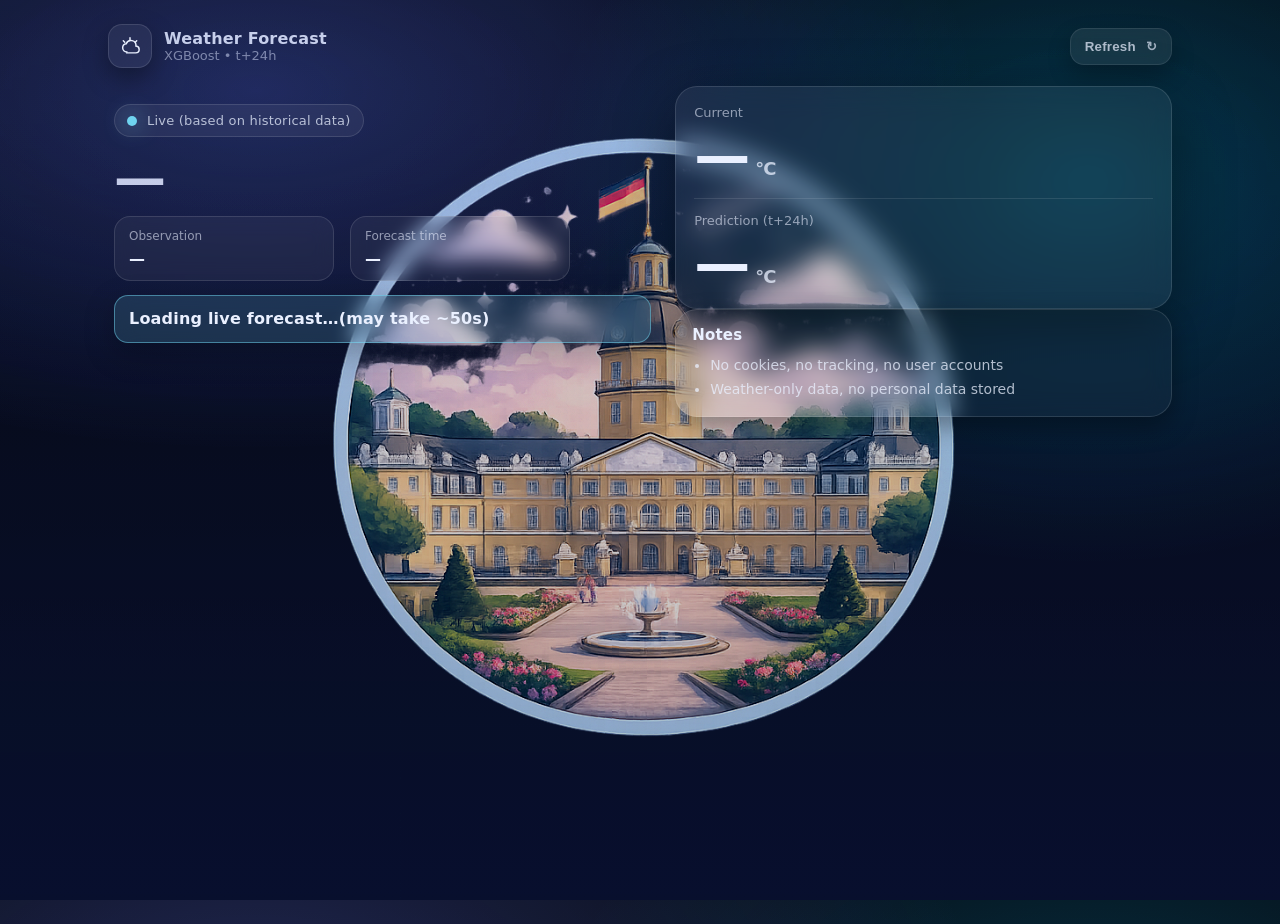
<file: index.html>
<!doctype html>
<html lang="de">
<head>
  <meta charset="utf-8" />
  <meta name="viewport" content="width=device-width, initial-scale=1" />
  <!-- <title>Weather Forecasting • ML (XGBoost)</title> -->
  <link rel="stylesheet" href="styles.css" />
  <link rel="icon" href="data:,">
</head>

<body>
  <div class="bg" aria-hidden="true"></div>
  <header class="topbar">
    <div class="brand">
      <div class="logo" aria-hidden="true">
        <!-- simple inline icon -->
        <svg viewBox="0 0 24 24" width="22" height="22" fill="none" xmlns="http://www.w3.org/2000/svg">
          <path d="M8.5 18.5C6 18.5 4 16.5 4 14c0-2.3 1.7-4.2 3.9-4.5A5.5 5.5 0 0 1 18.5 12c1.9.2 3.5 1.8 3.5 3.8 0 2.1-1.7 3.7-3.8 3.7H8.5Z" stroke="currentColor" stroke-width="1.6" stroke-linecap="round"/>
          <path d="M12 3v2.2M4.7 6.2l1.6 1.6M19.3 6.2l-1.6 1.6" stroke="currentColor" stroke-width="1.6" stroke-linecap="round"/>
        </svg>
      </div>
      <div class="brandText">
        <div class="brandTitle">Weather Forecast</div>
        <div class="brandSub">XGBoost • t+24h</div>
      </div>
    </div>
    <div class="actions">
      <button id="btnRefresh" class="btn" type="button">
        Refresh
        <span class="btnIcon" aria-hidden="true">↻</span>
      </button>
    </div>
  </header>
  <main class="container">
    <section class="hero">
      <div class="heroLeft">
        <div class="pill">
          <span class="dot"></span>
          Live (based on historical data) 
        </div>
        <h1 class="headline">
          <span id="location">—</span>
        </h1>
        <div class="meta">
          <div class="metaItem">
            <div class="metaLabel">Observation</div>
            <div id="obsTime" class="metaValue">—</div>
          </div>
          <div class="metaItem">
            <div class="metaLabel">Forecast time</div>
            <div id="fcTime" class="metaValue">—</div>
          </div>
        </div>
        <div id="status" class="status" hidden></div>
      </div>
      <div class="heroRight">
        <div class="glass big">
          <div class="bigTop">
            <div class="bigLabel">Current</div>
            <div class="bigValue">
              <span id="nowTemp">—</span><span class="unit">°C</span>
            </div>
          </div>
          <div class="bigDivider"></div>
          <div class="bigBottom">
            <div class="bigLabel">Prediction (t+24h)</div>
            <div class="bigValue">
              <span id="predTemp">—</span><span class="unit">°C</span>
            </div>
          </div>
        </div>
        <article class="card">
          <h2 class="cardTitle">Notes</h2>
          <ul class="list">
            <li>No cookies, no tracking, no user accounts</li>
            <li>Weather-only data, no personal data stored</li>
          </ul>
        </article>
      </div>
    </section>
  </main>
  <script src="app.js"></script>
</body>
</html>
</file>
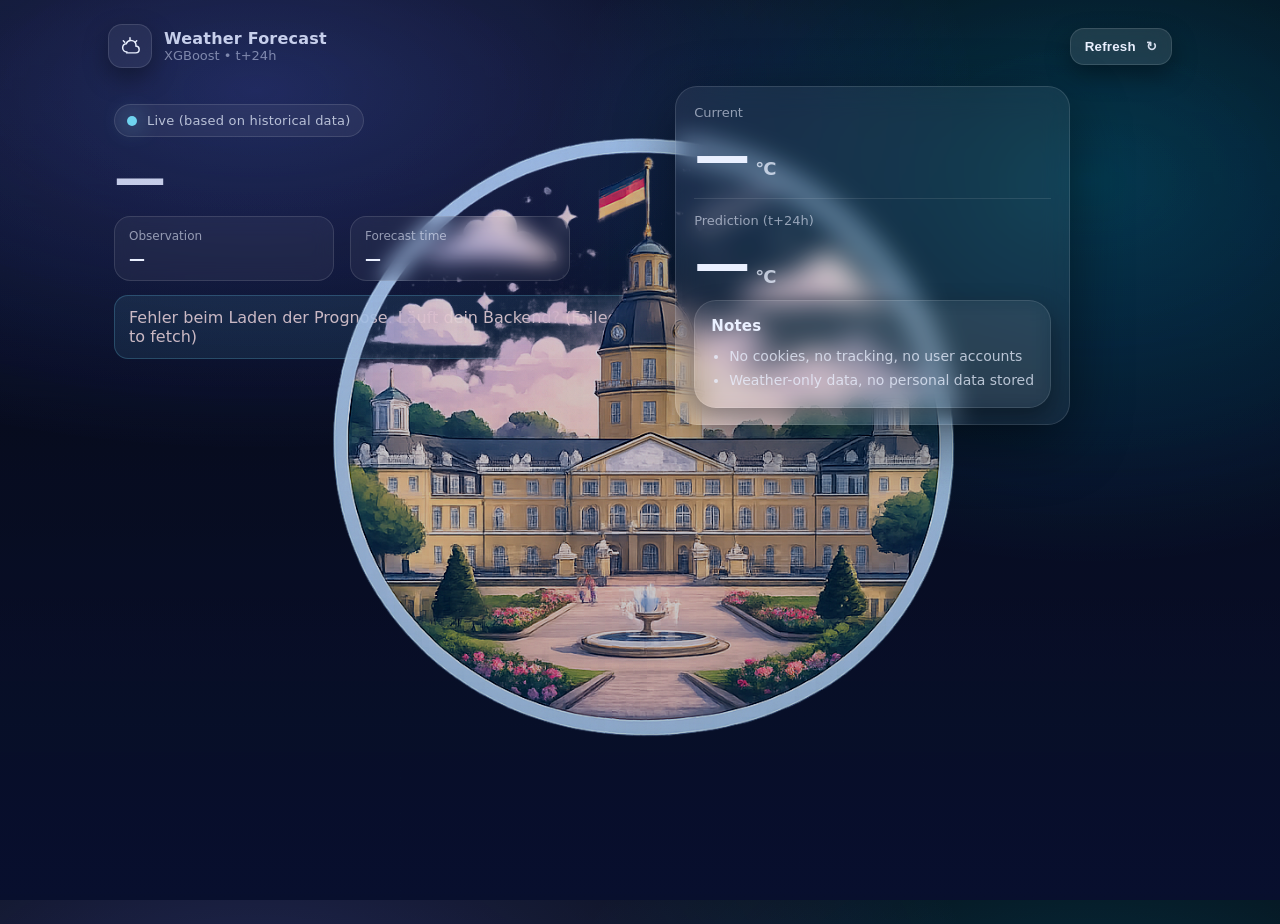
<file: web/index.html>
<!doctype html>
<html lang="de">
<head>
  <meta charset="utf-8" />
  <meta name="viewport" content="width=device-width, initial-scale=1" />
  <!-- <title>Weather Forecasting • ML (XGBoost)</title> -->
  <link rel="stylesheet" href="styles.css" />
  <link rel="icon" href="data:,">
</head>

<body>
  <div class="bg" aria-hidden="true"></div>

  <header class="topbar">
    <div class="brand">
      <div class="logo" aria-hidden="true">
        <!-- simple inline icon -->
        <svg viewBox="0 0 24 24" width="22" height="22" fill="none" xmlns="http://www.w3.org/2000/svg">
          <path d="M8.5 18.5C6 18.5 4 16.5 4 14c0-2.3 1.7-4.2 3.9-4.5A5.5 5.5 0 0 1 18.5 12c1.9.2 3.5 1.8 3.5 3.8 0 2.1-1.7 3.7-3.8 3.7H8.5Z" stroke="currentColor" stroke-width="1.6" stroke-linecap="round"/>
          <path d="M12 3v2.2M4.7 6.2l1.6 1.6M19.3 6.2l-1.6 1.6" stroke="currentColor" stroke-width="1.6" stroke-linecap="round"/>
        </svg>
      </div>
      <div class="brandText">
        <div class="brandTitle">Weather Forecast</div>
        <div class="brandSub">XGBoost • t+24h</div>
      </div>
    </div>

    <div class="actions">
      <button id="btnRefresh" class="btn" type="button">
        Refresh
        <span class="btnIcon" aria-hidden="true">↻</span>
      </button>
    </div>
  </header>

  <main class="container">
    <section class="hero">
      <div class="heroLeft">
        <div class="pill">
          <span class="dot"></span>
          Live (based on historical data) 
        </div>

        <h1 class="headline">
          <span id="location">—</span>
        </h1>

        <div class="meta">
          <div class="metaItem">
            <div class="metaLabel">Observation</div>
            <div id="obsTime" class="metaValue">—</div>
          </div>
          <div class="metaItem">
            <div class="metaLabel">Forecast time</div>
            <div id="fcTime" class="metaValue">—</div>
          </div>
        </div>

        <div id="status" class="status" hidden></div>
      </div>

      <div class="heroRight">
        <div class="glass big">
          <div class="bigTop">
            <div class="bigLabel">Current</div>
            <div class="bigValue">
              <span id="nowTemp">—</span><span class="unit">°C</span>
            </div>
          </div>

          <div class="bigDivider"></div>

          <div class="bigBottom">
            <div class="bigLabel">Prediction (t+24h)</div>
            <div class="bigValue">
              <span id="predTemp">—</span><span class="unit">°C</span>
            </div>

      <article class="card">
        <h2 class="cardTitle">Notes</h2>
        <ul class="list">
          <li>No cookies, no tracking, no user accounts</li>
          <li>Weather-only data, no personal data stored</li>
          <!-- <li>Ready for deployment (Frontend + Backend)</li> -->
        </ul>
      </article>
    </section>
  </main>

  <script src="app.js"></script>
</body>
</html>
</file>
<file: styles.css>
/* Weather Forecasting • ML (XGBoost) */
:root{
  --bg0:#070a12;
  --bg1:#0b1430;
  --text:#eaf0ff;
  --muted:rgba(234,240,255,.75);
  --muted2:rgba(234,240,255,.58);
  --stroke:rgba(255,255,255,.12);

  --glass:rgba(255,255,255,.06);
  --glass2:rgba(255,255,255,.08);

  --shadow: 0 18px 60px rgba(0,0,0,.45);
  --shadow2: 0 10px 25px rgba(0,0,0,.35);

  --radius: 22px;
  --radius2: 16px;
}

/* reset and base styles */
*{box-sizing:border-box}
html,body{height:100%}
body{
  margin:0;
  font-family: ui-sans-serif, system-ui, -apple-system, Segoe UI, Roboto, Helvetica, Arial, "Apple Color Emoji","Segoe UI Emoji";
  color:var(--text);
  background: radial-gradient(1200px 600px at 20% 10%, rgba(100,120,255,.25), transparent 60%),
              radial-gradient(1000px 700px at 85% 20%, rgba(0,200,255,.20), transparent 55%),
              linear-gradient(180deg, var(--bg0), var(--bg1));
  overflow-x:hidden;
}

/* background image with overlay effects, using a pseudo element for the overlay to keep the markup clean and allow for easy adjustments of the overlay opacity and colors */
.bg{
  position: fixed;
  inset: 0;
  pointer-events: none;
  transform: translateZ(0);

  background-image: url("karlsruhe-schloss.png");
  background-size: cover;
  background-position: center;
  background-repeat: no-repeat;

  opacity: 0.95;
  filter: saturate(1.15) contrast(1.10);
}

/* the ::after pseudo element creates a layered effect on top of the background image, allowing for the addition of gradients and color overlays that enhance the visual depth and mood of the page without affecting the underlying image. The use of multiple gradients creates a dynamic and visually appealing background that can be easily customized by adjusting the colors, sizes, and positions of the gradients. */
.bg::after{
  content:"";
  position:absolute;
  inset:0;
  background:
    radial-gradient(1200px 600px at 20% 10%, rgba(100,120,255,.25), transparent 60%),
    radial-gradient(1000px 700px at 85% 20%, rgba(0,200,255,.18), transparent 55%),
    linear-gradient(180deg, rgba(7,10,18,.25), rgba(11,20,48,.55));
  opacity: var(--bgMoodOpacity, .45);
  pointer-events:none;
}

/* layout and component styles */
.topbar{
  max-width: 1100px;
  margin: 24px auto 0;
  padding: 0 18px;
  display:flex;
  align-items:center;
  justify-content:space-between;
  gap: 16px;
}

/* the .brand class styles the branding section of the top bar, using flexbox to align the logo and text elements horizontally with a gap between them. The min-width ensures that the brand section maintains a consistent size, while the display and align-items properties center the content vertically. The gap property creates space between the logo and the text, enhancing readability and visual appeal. */
.brand{
  display:flex;
  align-items:center;
  gap: 12px;
  min-width: 240px;
}

/* the .logo class styles the logo element, giving it a fixed size, rounded corners, and a glass-like appearance using background color, border, box-shadow, and backdrop-filter properties. The display and place-items properties center any content within the logo, while the color property sets the text color for any icons or text inside the logo. This combination of styles creates a visually appealing and modern logo design that stands out against the background. */
.logo{
  width: 44px;
  height: 44px;
  border-radius: 14px;
  display:grid;
  place-items:center;
  background: var(--glass);
  border: 1px solid var(--stroke);
  box-shadow: var(--shadow2);
  backdrop-filter: blur(12px);
  -webkit-backdrop-filter: blur(12px);
  color: var(--text);
}

/* the .brandTitle class styles the main title of the brand, using a heavier font weight and slight letter spacing to create a strong visual hierarchy and enhance readability. The increased font weight makes the title stand out more prominently, while the letter spacing adds a subtle touch of elegance and improves the overall aesthetics of the text. */
.brandTitle{
  font-weight: 750;
  letter-spacing: .2px;
}
.brandSub{
  font-size: 13px;
  color: var(--muted2);
}

/* the .actions class styles the container for action buttons in the top bar, using flexbox to align the buttons horizontally with a gap between them. The display and align-items properties ensure that the buttons are centered vertically within the top bar, while the gap property creates space between individual buttons, improving usability and visual appeal. This layout allows for easy access to important actions while maintaining a clean and organized design. */
.actions{display:flex; align-items:center; gap:10px}

/* the .btn class styles the buttons used throughout the interface, giving them a modern and visually appealing design with a glass-like appearance. The combination of background color, border, box-shadow, and backdrop-filter properties creates a sense of depth and interactivity. The padding, border-radius, and font styling enhance the overall aesthetics and usability of the buttons, while the transition property allows for smooth visual feedback on hover and active states. This design approach ensures that the buttons are both functional and visually engaging for users. */
.btn{
  appearance:none;
  border:1px solid var(--stroke);
  background: rgba(255,255,255,.10);
  color: var(--text);
  padding: 10px 14px;
  border-radius: 14px;
  cursor:pointer;
  font-weight: 650;
  letter-spacing:.2px;
  display:inline-flex;
  align-items:center;
  gap:10px;
  backdrop-filter: blur(10px);
  -webkit-backdrop-filter: blur(10px);
  box-shadow: var(--shadow2);
  transition: transform .15s ease, background .15s ease, border-color .15s ease;
}
.btn:hover{
  transform: translateY(-1px);
  background: rgba(255,255,255,.14);
  border-color: rgba(255,255,255,.20);
}
.btn:active{transform: translateY(0px) scale(.99)}
.btnIcon{opacity:.9}

/* the .container class styles the main content area of the page, setting a maximum width to ensure that the content does not stretch too wide on larger screens, which can improve readability. The margin property centers the container horizontally and adds vertical spacing above and below it, while the padding property provides horizontal spacing within the container to prevent content from touching the edges. This layout creates a clean and organized structure for the main content, enhancing the overall user experience. */
.container{
  max-width: 1100px;
  margin: 18px auto 60px;
  padding: 0 18px;
}

/* the .hero class styles the main hero section of the page, using CSS Grid to create a two-column layout with a gap between the columns. The grid-template-columns property defines the relative widths of the columns, while the align-items property ensures that the content within each column is stretched to fill the available vertical space. The margin-top property adds spacing above the hero section, separating it from any preceding content. This layout allows for a visually appealing and organized presentation of key information in the hero section. */
.hero{
  display:grid;
  grid-template-columns: 1.05fr .95fr;
  gap: 18px;
  align-items: stretch;
  margin-top: 18px;
}

/* the .heroLeft class styles the left column of the hero section, adding padding to create space around the content. The padding property provides vertical and horizontal spacing, ensuring that the content does not touch the edges of the column and enhancing readability. This layout allows for a clean and organized presentation of information in the left column of the hero section. */
.heroLeft{
  padding: 18px 6px;
}

/* the .pill class styles small, rounded elements that can be used for tags, labels, or status indicators. The display and align-items properties create an inline-flex container that centers the content vertically, while the gap property adds space between any icons or text within the pill. The padding and border-radius properties give the pill its distinctive rounded shape, while the background and border properties create a glass-like appearance. The font styling enhances readability, and the backdrop-filter properties add depth to the design by creating a blurred background effect. This combination of styles results in visually appealing and functional pill elements that can be used throughout the interface. */
.pill{
  display:inline-flex;
  align-items:center;
  gap:10px;
  padding: 8px 12px;
  border-radius: 999px;
  border: 1px solid var(--stroke);
  background: rgba(255,255,255,.06);
  color: var(--muted);
  font-size: 13px;
  letter-spacing:.2px;
  backdrop-filter: blur(10px);
  -webkit-backdrop-filter: blur(10px);
}

/* the .dot class styles small circular elements that can be used as indicators or decorative accents. The width and height properties set the size of the dot, while the border-radius property creates a perfect circle. The background and box-shadow properties give the dot a glowing effect, making it visually distinct and attention-grabbing. This simple yet effective design allows the dot to serve as a versatile element for various purposes within the interface, such as indicating status, highlighting important information, or adding visual interest to the layout. */
.dot{
  width: 10px;
  height: 10px;
  border-radius: 99px;
  background: rgba(120,230,255,.9);
  box-shadow: 0 0 22px rgba(120,230,255,.8);
}

/* the .headline class styles the main heading of the hero section, using a combination of margin, font size, line height, and letter spacing to create a visually striking and readable headline. The margin property adds spacing above and below the headline, while the font-size property uses the clamp function to ensure that the text scales appropriately across different screen sizes. The line-height property improves readability by controlling the spacing between lines of text, and the letter-spacing property adds a subtle touch of style by slightly reducing the space between characters. This combination of styles results in a headline that is both attention-grabbing and easy to read, making it an effective focal point for the hero section. */
.headline{
  margin: 14px 0 10px;
  font-size: clamp(32px, 4.2vw, 52px);
  line-height: 1.06;
  letter-spacing: -0.6px;
}

/* the .meta class styles a container for metadata or additional information, using flexbox to create a flexible layout that can adapt to different screen sizes. The display and gap properties create a horizontal layout with space between individual meta items, while the flex-wrap property allows the items to wrap onto multiple lines if necessary. The margin-top property adds spacing above the meta section, separating it from preceding content. This layout ensures that the meta information is presented in an organized and visually appealing manner, enhancing the overall user experience. */
.meta{
  display:flex;
  gap: 16px;
  flex-wrap: wrap;
  margin-top: 10px;
}

/* the .metaItem class styles individual items within the meta section, giving them a consistent appearance with a glass-like design. The min-width property ensures that each meta item maintains a minimum size, while the border, background, and border-radius properties create a visually appealing container for the content. The padding property adds space within the meta item, preventing the content from touching the edges, while the backdrop-filter properties enhance the design by creating a blurred background effect. This combination of styles results in cohesive and attractive meta items that can effectively display additional information in the interface. */
.metaItem{
  min-width: 220px;
  border:1px solid var(--stroke);
  background: rgba(255,255,255,.05);
  border-radius: var(--radius2);
  padding: 12px 14px;
  backdrop-filter: blur(10px);
  -webkit-backdrop-filter: blur(10px);
}
.metaLabel{
  font-size: 12px;
  color: var(--muted2);
  margin-bottom: 6px;
}
.metaValue{
  font-weight: 650;
}

/* the .status class styles a status indicator or message, using a combination of margin, padding, border, background, and color properties to create a visually distinct and attention-grabbing element. The margin-top property adds spacing above the status element, while the padding property provides space within the element to enhance readability. The border and background properties create a glass-like appearance with a subtle red tint, which can be used to indicate warnings, errors, or important information. The color property sets the text color to a light red shade, ensuring that the content stands out against the background. This design approach results in a status element that effectively communicates important information while maintaining visual appeal within the interface. */
.status{
  margin-top: 14px;
  padding: 12px 14px;
  border-radius: 14px;
  border: 1px solid rgba(255,255,255,.18);
  background: rgba(10,14,22,.55);
  backdrop-filter: blur(10px);
  font-weight: 600;
  letter-spacing: .2px;
  line-height: 1.35;
  box-shadow: 0 10px 30px rgba(0,0,0,.25);
  animation: statusPop .18s ease-out;
}

.status--info{
  border-color: rgba(120,230,255,.45);
  background: rgba(120,230,255,.14);
}

.status--warn{
  border-color: rgba(255,200,120,.55);
  background: rgba(255,200,120,.18);
}

.status--error{
  border-color: rgba(255,120,120,.55);
  background: rgba(255,120,120,.18);
}

@keyframes statusPop{
  from { transform: translateY(-4px); opacity: 0; }
  to   { transform: translateY(0);   opacity: 1; }
}

/* the .glass class styles a container with a glass-like appearance, using a combination of border, background, box-shadow, and backdrop-filter properties to create a visually appealing and modern design. The border-radius property gives the container rounded corners, while the border and background properties create a translucent effect that allows the underlying content to show through. The box-shadow property adds depth to the design by creating a subtle shadow around the container, and the backdrop-filter properties enhance the glass-like effect by blurring the background behind the container. This combination of styles results in a versatile and attractive container that can be used for various purposes within the interface, such as displaying key information or grouping related content together. */
.glass.big{
  min-width: 320px;
}

/* the .glass.big class extends the base .glass styles by adding a minimum width, ensuring that the container maintains a consistent size even when the content inside is minimal. This is particularly useful for larger sections of the interface, such as the hero section, where a more substantial container can enhance the visual impact and provide ample space for key information. By setting a minimum width, the .glass.big class helps to create a balanced and visually appealing layout that can effectively showcase important content while maintaining the overall design aesthetic of the interface. */
.glass{
  border-radius: var(--radius);
  border: 1px solid var(--stroke);
  background: var(--glass);
  box-shadow: var(--shadow);
  backdrop-filter: blur(14px);
  -webkit-backdrop-filter: blur(14px);
}

/* the .glass.big class extends the base .glass styles by adding a minimum width, ensuring that the container maintains a consistent size even when the content inside is minimal. This is particularly useful for larger sections of the interface, such as the hero section, where a more substantial container can enhance the visual impact and provide ample space for key information. By setting a minimum width, the .glass.big class helps to create a balanced and visually appealing layout that can effectively showcase important content while maintaining the overall design aesthetic of the interface. */
.glass.big{
  padding: 18px 18px 16px;
}

/* the .heroRight class styles the right column of the hero section, using flexbox to align the content to the top of the column. The align-items property is set to flex-start, which ensures that the content is aligned to the top edge of the column, creating a visually balanced layout when paired with the left column. This approach allows for a clean and organized presentation of information in the right column of the hero section, complementing the content in the left column and enhancing the overall user experience. */
.heroRight{
  align-items: flex-start;
}

/* the .bigTop and .bigBottom classes style sections within the larger glass container, using flexbox to create a vertical layout with space between the elements. The display and flex-direction properties set up a column layout, while the gap property adds space between individual elements within each section. This design approach allows for a clear separation of content within the larger container, making it easier for users to digest information and navigate through the interface. By organizing content into distinct sections with appropriate spacing, the .bigTop and .bigBottom classes contribute to a more visually appealing and user-friendly design. */
.bigTop, .bigBottom{display:flex; flex-direction:column; gap: 8px}
.bigLabel{
  font-size: 13px;
  color: var(--muted2);
}
.bigValue{
  font-size: 56px;
  line-height: 1;
  font-weight: 800;
  letter-spacing: -1px;
  display:flex;
  align-items:baseline;
  gap: 6px;
}
.unit{font-size: 18px; color: var(--muted)}
.unitSmall{font-size: 12px; color: var(--muted)}
.bigDivider{
  height: 1px;
  background: rgba(255,255,255,.10);
  margin: 14px 0;
}

/* the .deltaRow class styles a row of elements that display changes or differences, using flexbox to create a horizontal layout with space between the elements. The display and align-items properties ensure that the content is centered vertically, while the justify-content property creates space between the elements, allowing for a clear distinction between different pieces of information. The gap property adds additional spacing between individual elements, enhancing readability and visual appeal. The flex-wrap property allows the elements to wrap onto multiple lines if necessary, ensuring that the layout remains responsive and visually balanced across different screen sizes. This design approach makes it easy for users to quickly understand changes or differences presented in this section of the interface. */
.deltaRow{
  display:flex;
  align-items:center;
  justify-content:space-between;
  gap: 10px;
  flex-wrap: wrap;
  margin-top: 6px;
}
.deltaPill{
  border: 1px solid rgba(255,255,255,.16);
  background: rgba(255,255,255,.07);
  border-radius: 999px;
  padding: 8px 12px;
  font-weight: 700;
}
.hint{font-size: 12px; color: var(--muted2)}

/* the .footerCard class styles a card element that can be used in the footer section of the interface, using a combination of border, background, padding, and backdrop-filter properties to create a visually appealing and cohesive design. The border-radius property gives the card rounded corners, while the border and background properties create a glass-like appearance that allows the underlying content to show through. The padding property adds space within the card, enhancing readability and preventing content from touching the edges. The backdrop-filter properties further enhance the design by creating a blurred background effect, contributing to a modern and stylish look that complements the overall aesthetic of the interface. This design approach results in an attractive and functional card element that can effectively display information in the footer section. */
.footerCard{
  border-radius: var(--radius2);
  border: 1px solid var(--stroke);
  background: rgba(255,255,255,.05);
  padding: 12px 14px;
  backdrop-filter: blur(10px);
  -webkit-backdrop-filter: blur(10px);
}
.footerLabel{
  font-size: 12px;
  color: var(--muted2);
  margin-bottom: 6px;
}
.footerValue{
  font-family: ui-monospace, SFMono-Regular, Menlo, Monaco, Consolas, "Liberation Mono", "Courier New", monospace;
  font-size: 12px;
  color: rgba(234,240,255,.85);
  word-break: break-all;
}

/* the .grid class styles a container that uses CSS Grid to create a two-column layout with a gap between the columns. The margin-top property adds spacing above the grid, separating it from preceding content. The display and grid-template-columns properties define the structure of the grid, while the gap property creates space between individual grid items, enhancing readability and visual appeal. This layout allows for an organized presentation of content in a flexible and responsive manner, making it suitable for various types of information or components within the interface. */
.grid{
  margin-top: 18px;
  display:grid;
  grid-template-columns: 1fr 1fr;
  gap: 14px;
}

/* the .card class styles individual card elements within the grid, using a combination of border, background, padding, and backdrop-filter properties to create a visually appealing and cohesive design. The border-radius property gives the cards rounded corners, while the border and background properties create a glass-like appearance that allows the underlying content to show through. The padding property adds space within the cards, enhancing readability and preventing content from touching the edges. The backdrop-filter properties further enhance the design by creating a blurred background effect, contributing to a modern and stylish look that complements the overall aesthetic of the interface. This design approach results in attractive and functional card elements that can effectively display information within the grid layout. */
.card{
  border-radius: var(--radius);
  border: 1px solid var(--stroke);
  background: rgba(255,255,255,.035);
  box-shadow: var(--shadow2);
  padding: 16px 16px 14px;
  backdrop-filter: blur(12px);
  -webkit-backdrop-filter: blur(12px);
}
.cardTitle{
  margin: 0 0 10px;
  font-size: 15px;
  letter-spacing: .2px;
}
.list{
  margin: 0;
  padding-left: 18px;
  color: var(--muted);
  line-height: 1.7;
  font-size: 14px;
}

/* the .list class styles unordered lists within the card elements, using a combination of margin, padding, color, line-height, and font-size properties to create a visually appealing and readable list format. The margin property removes default spacing around the list, while the padding-left property adds indentation to create a clear hierarchy between the list items. The color property sets the text color to a muted shade, enhancing readability without overpowering the overall design. The line-height property improves readability by controlling the spacing between lines of text, and the font-size property ensures that the list items are appropriately sized for easy reading. This design approach results in well-formatted and visually appealing lists that effectively convey information within the card elements. */
@media (max-width: 900px){
  .hero{grid-template-columns: 1fr}
  .metaItem{min-width: 0; flex: 1}
  .grid{grid-template-columns: 1fr}
  .bigValue{font-size: 52px}
}
</file>
<file: web/styles.css>
:root{
  --bg0:#070a12;
  --bg1:#0b1430;
  --text:#eaf0ff;
  --muted:rgba(234,240,255,.75);
  --muted2:rgba(234,240,255,.58);
  --stroke:rgba(255,255,255,.12);

  --glass:rgba(255,255,255,.06);
  --glass2:rgba(255,255,255,.08);

  --shadow: 0 18px 60px rgba(0,0,0,.45);
  --shadow2: 0 10px 25px rgba(0,0,0,.35);

  --radius: 22px;
  --radius2: 16px;
}

*{box-sizing:border-box}
html,body{height:100%}
body{
  margin:0;
  font-family: ui-sans-serif, system-ui, -apple-system, Segoe UI, Roboto, Helvetica, Arial, "Apple Color Emoji","Segoe UI Emoji";
  color:var(--text);
  background: radial-gradient(1200px 600px at 20% 10%, rgba(100,120,255,.25), transparent 60%),
              radial-gradient(1000px 700px at 85% 20%, rgba(0,200,255,.20), transparent 55%),
              linear-gradient(180deg, var(--bg0), var(--bg1));
  overflow-x:hidden;
}

.bg{
  position: fixed;
  inset: 0;
  pointer-events: none;
  transform: translateZ(0);

  background-image: url("assets/karlsruhe-schloss.png");
  background-size: cover;
  background-position: center;
  background-repeat: no-repeat;

  opacity: 0.95;
  filter: saturate(1.15) contrast(1.10);
}

.bg::after{
  content:"";
  position:absolute;
  inset:0;
  background:
    radial-gradient(1200px 600px at 20% 10%, rgba(100,120,255,.25), transparent 60%),
    radial-gradient(1000px 700px at 85% 20%, rgba(0,200,255,.18), transparent 55%),
    linear-gradient(180deg, rgba(7,10,18,.25), rgba(11,20,48,.55));
  opacity: var(--bgMoodOpacity, .45);
  pointer-events:none;
}

.topbar{
  max-width: 1100px;
  margin: 24px auto 0;
  padding: 0 18px;
  display:flex;
  align-items:center;
  justify-content:space-between;
  gap: 16px;
}

.brand{
  display:flex;
  align-items:center;
  gap: 12px;
  min-width: 240px;
}

.logo{
  width: 44px;
  height: 44px;
  border-radius: 14px;
  display:grid;
  place-items:center;
  background: var(--glass);
  border: 1px solid var(--stroke);
  box-shadow: var(--shadow2);
  backdrop-filter: blur(12px);
  -webkit-backdrop-filter: blur(12px);
  color: var(--text);
}

.brandTitle{
  font-weight: 750;
  letter-spacing: .2px;
}
.brandSub{
  font-size: 13px;
  color: var(--muted2);
}

.actions{display:flex; align-items:center; gap:10px}

.btn{
  appearance:none;
  border:1px solid var(--stroke);
  background: rgba(255,255,255,.10);
  color: var(--text);
  padding: 10px 14px;
  border-radius: 14px;
  cursor:pointer;
  font-weight: 650;
  letter-spacing:.2px;
  display:inline-flex;
  align-items:center;
  gap:10px;
  backdrop-filter: blur(10px);
  -webkit-backdrop-filter: blur(10px);
  box-shadow: var(--shadow2);
  transition: transform .15s ease, background .15s ease, border-color .15s ease;
}
.btn:hover{
  transform: translateY(-1px);
  background: rgba(255,255,255,.14);
  border-color: rgba(255,255,255,.20);
}
.btn:active{transform: translateY(0px) scale(.99)}
.btnIcon{opacity:.9}

.container{
  max-width: 1100px;
  margin: 18px auto 60px;
  padding: 0 18px;
}

.hero{
  display:grid;
  grid-template-columns: 1.05fr .95fr;
  gap: 18px;
  align-items: stretch;
  margin-top: 18px;
}

.heroLeft{
  padding: 18px 6px;
}

.pill{
  display:inline-flex;
  align-items:center;
  gap:10px;
  padding: 8px 12px;
  border-radius: 999px;
  border: 1px solid var(--stroke);
  background: rgba(255,255,255,.06);
  color: var(--muted);
  font-size: 13px;
  letter-spacing:.2px;
  backdrop-filter: blur(10px);
  -webkit-backdrop-filter: blur(10px);
}

.dot{
  width: 10px;
  height: 10px;
  border-radius: 99px;
  background: rgba(120,230,255,.9);
  box-shadow: 0 0 22px rgba(120,230,255,.8);
}

.headline{
  margin: 14px 0 10px;
  font-size: clamp(32px, 4.2vw, 52px);
  line-height: 1.06;
  letter-spacing: -0.6px;
}

.meta{
  display:flex;
  gap: 16px;
  flex-wrap: wrap;
  margin-top: 10px;
}

.metaItem{
  min-width: 220px;
  border:1px solid var(--stroke);
  background: rgba(255,255,255,.05);
  border-radius: var(--radius2);
  padding: 12px 14px;
  backdrop-filter: blur(10px);
  -webkit-backdrop-filter: blur(10px);
}
.metaLabel{
  font-size: 12px;
  color: var(--muted2);
  margin-bottom: 6px;
}
.metaValue{
  font-weight: 650;
}

.status{
  margin-top: 14px;
  padding: 12px 14px;
  border-radius: 14px;
  border: 1px solid rgba(255,120,120,.28);
  background: rgba(255,120,120,.10);
  color: rgba(255,230,230,.95);
}

.heroRight{
  display:flex;
  flex-direction:column;
  gap: 12px;
    /* wichtig: nicht über die ganze Spalte strecken
  align-items: flex-start; */
}

.glass.big{
  width: fit-content;          /* schrumpft auf Inhalt */
  max-width: 620px;            /* damit es nicht absurd wird */
}

.glass{
  border-radius: var(--radius);
  border: 1px solid var(--stroke);
  background: var(--glass);
  box-shadow: var(--shadow);
  backdrop-filter: blur(14px);
  -webkit-backdrop-filter: blur(14px);
}

.glass.big{
  padding: 18px 18px 16px;
}

.bigTop, .bigBottom{display:flex; flex-direction:column; gap: 8px}
.bigLabel{
  font-size: 13px;
  color: var(--muted2);
}
.bigValue{
  font-size: 56px;
  line-height: 1;
  font-weight: 800;
  letter-spacing: -1px;
  display:flex;
  align-items:baseline;
  gap: 6px;
}
.unit{font-size: 18px; color: var(--muted)}
.unitSmall{font-size: 12px; color: var(--muted)}
.bigDivider{
  height: 1px;
  background: rgba(255,255,255,.10);
  margin: 14px 0;
}

.deltaRow{
  display:flex;
  align-items:center;
  justify-content:space-between;
  gap: 10px;
  flex-wrap: wrap;
  margin-top: 6px;
}
.deltaPill{
  border: 1px solid rgba(255,255,255,.16);
  background: rgba(255,255,255,.07);
  border-radius: 999px;
  padding: 8px 12px;
  font-weight: 700;
}
.hint{font-size: 12px; color: var(--muted2)}

.footerCard{
  border-radius: var(--radius2);
  border: 1px solid var(--stroke);
  background: rgba(255,255,255,.05);
  padding: 12px 14px;
  backdrop-filter: blur(10px);
  -webkit-backdrop-filter: blur(10px);
}
.footerLabel{
  font-size: 12px;
  color: var(--muted2);
  margin-bottom: 6px;
}
.footerValue{
  font-family: ui-monospace, SFMono-Regular, Menlo, Monaco, Consolas, "Liberation Mono", "Courier New", monospace;
  font-size: 12px;
  color: rgba(234,240,255,.85);
  word-break: break-all;
}

.grid{
  margin-top: 18px;
  display:grid;
  grid-template-columns: 1fr 1fr;
  gap: 14px;
}

.card{
  border-radius: var(--radius);
  border: 1px solid var(--stroke);
  background: rgba(255,255,255,.035);
  box-shadow: var(--shadow2);
  padding: 16px 16px 14px;
  backdrop-filter: blur(12px);
  -webkit-backdrop-filter: blur(12px);
}
.cardTitle{
  margin: 0 0 10px;
  font-size: 15px;
  letter-spacing: .2px;
}
.list{
  margin: 0;
  padding-left: 18px;
  color: var(--muted);
  line-height: 1.7;
  font-size: 14px;
}

@media (max-width: 900px){
  .hero{grid-template-columns: 1fr}
  .metaItem{min-width: 0; flex: 1}
  .grid{grid-template-columns: 1fr}
  .bigValue{font-size: 52px}
}
</file>
